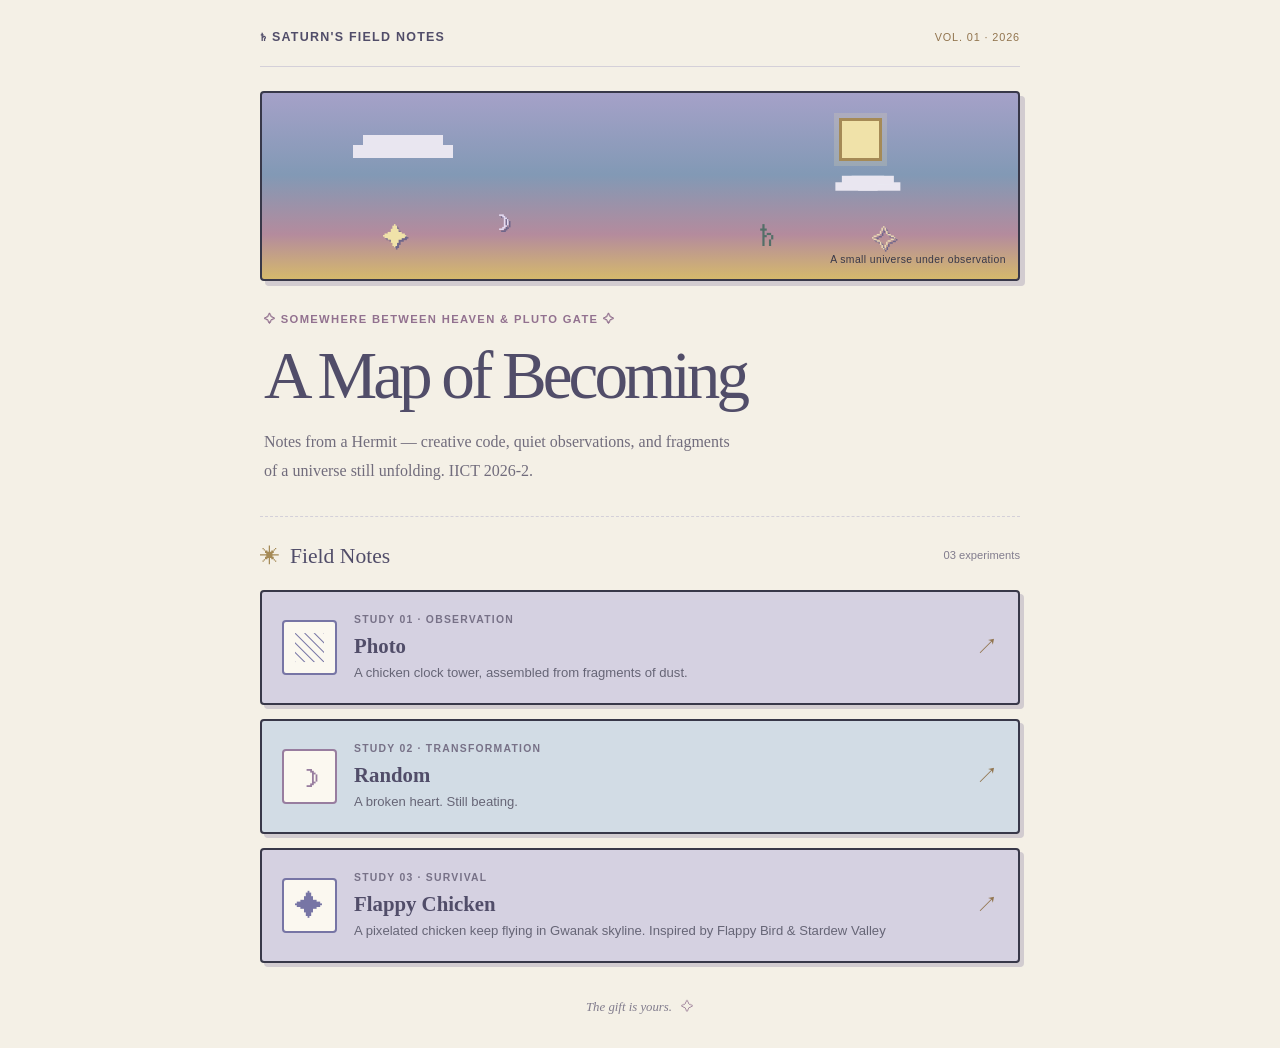
<file: index.html>
<!DOCTYPE html>
<html lang="ko">
<head>
  <meta charset="utf-8">
  <meta name="viewport" content="width=device-width, initial-scale=1">
  <title>Saturn's Field Notes | p5.js Archive</title>
  <link rel="stylesheet" href="style.css">
</head>
<body>
  <main class="page">
    <header class="topbar">
      <a class="brand" href="./">♄ SATURN'S FIELD NOTES</a>
      <span class="season">VOL. 01 · 2026</span>
    </header>

    <section class="hero">
      <div class="hero-art" aria-hidden="true">
        <span class="pixel-sun"></span>
        <span class="pixel-cloud cloud-one"></span>
        <span class="pixel-cloud cloud-two"></span>
        <span class="pixel-flower flower-one">✦</span>
        <span class="pixel-flower flower-two">☽</span>
        <span class="pixel-flower flower-three">✧</span>
        <span class="pixel-sprout">♄</span>
        <span class="hero-caption">A small universe under observation</span>
      </div>

      <div class="intro">
        <p class="eyebrow">✧ SOMEWHERE BETWEEN HEAVEN & PLUTO GATE ✧</p>
        <h1>A Map of Becoming</h1>
        <p class="description">
          Notes from a Hermit — creative code, quiet observations, 
          and fragments of a universe still unfolding. 
          IICT 2026-2.
        </p>
      </div>
    </section>

    <section class="collection">
      <div class="section-heading">
        <span class="section-icon">✳</span>
        <h2>Field Notes</h2>
        <span class="section-note">03 experiments</span>
      </div>

      <ul class="project-list">
        <li>
          <a class="project-card lavender" href="assignment1/">
            <span class="project-icon" aria-hidden="true">▧</span>
            <span class="project-info">
              <span class="project-number">STUDY 01 · OBSERVATION</span>
              <span class="project-title">Photo</span>
              <span class="project-description">
                A chicken clock tower, assembled from fragments of dust.
              </span>
            </span>
            <span class="project-arrow" aria-hidden="true">↗</span>
          </a>
        </li>

        <li>
          <a class="project-card peach" href="assignment2/">
            <span class="project-icon" aria-hidden="true">☽</span>
            <span class="project-info">
              <span class="project-number">STUDY 02 · TRANSFORMATION</span>
              <span class="project-title">Random</span>
              <span class="project-description">
                A broken heart. Still beating.
              </span>
            </span>
            <span class="project-arrow" aria-hidden="true">↗</span>
          </a>
        </li>
                
        <li>
          <a class="project-card lavender" href="assignment3/">
            <span class="project-icon" aria-hidden="true">✦</span>
            <span class="project-info">
              <span class="project-number">STUDY 03 · SURVIVAL</span>
              <span class="project-title">Flappy Chicken</span>
              <span class="project-description">
                A pixelated chicken keep flying in Gwanak skyline.
                Inspired by Flappy Bird & Stardew Valley
              </span>
            </span>
            <span class="project-arrow" aria-hidden="true">↗</span>
          </a>
        </li>
      </ul>
    </section>

    <footer class="footer">
      <span>The gift is yours.</span>
      <span class="footer-flower">✧</span>
    </footer>
  </main>
</body>
</html>
</file>
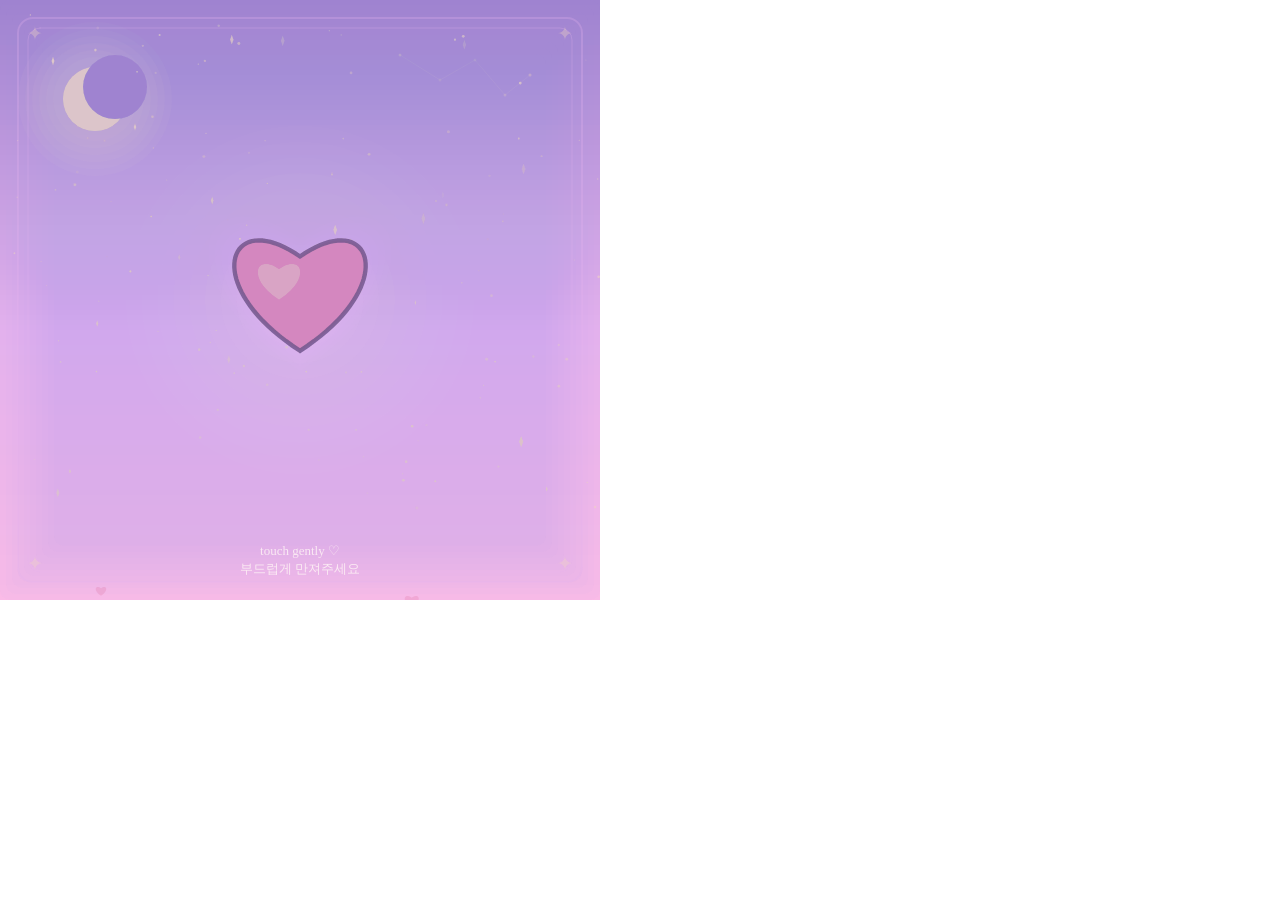
<file: assignment2/index.html>
<!DOCTYPE html>
<html lang="en">
  <head>
    <meta charset="utf-8" />
    <meta name="viewport" content="width=device-width, initial-scale=1.0">

    <title>Sketch</title>

    <link rel="stylesheet" type="text/css" href="style.css">

    <script src="libraries/p5.min.js"></script>
    <script src="libraries/p5.sound.min.js"></script>
  </head>

  <body>
    <script src="sketch.js"></script>
  </body>
</html>
</file>
<file: style.css>
/* General settings: a warm paper background */
:root {
  --cream: #F4F0E6;
  --paper: #FBF8F0;

  --lavender: #D5D1E1;
  --purple: #A5A1C8;
  --purple-dark: #514D69;

  --peach: #D2DCE5;
  --terracotta: #987D9F;

  --butter: #F0E2A9;
  --sage: #B8C5AE;
  --ink: #383849;
  --muted: #817C8D;
  --line: #D4D0D9;

  --blue: #8299B5;
  --mauve: #B48B9D;
  --ochre: #D5B96C;
}

* {
  box-sizing: border-box;
}

html {
  scroll-behavior: smooth;
}

body {
  margin: 0;
  background-color: var(--cream);
  background-image: radial-gradient(
    #C9C2C5 0.65px,
    transparent 0.65px
  );
  background-size: 10px 10px;
  color: var(--ink);
  font-family: "Trebuchet MS", "Malgun Gothic", sans-serif;
  line-height: 1.6;
}

a {
  color: inherit;
  text-decoration: none;
}

.page {
  width: min(100% - 36px, 760px);
  margin: 0 auto;
  padding: 28px 0 20px;
}

/* Header and brand */
.topbar {
  display: flex;
  justify-content: space-between;
  align-items: center;
  gap: 12px;
  padding-bottom: 18px;
  border-bottom: 1px solid var(--line);
}

.brand {
  color: var(--purple-dark);
  font-size: 0.78rem;
  font-weight: 800;
  letter-spacing: 0.1em;
}

.season {
  color: #92754F;
  font-size: 0.68rem;
  letter-spacing: 0.08em;
}

/* A twilight sky full of stars */
.hero {
  padding: 24px 0 30px;
}

.hero-art {
  position: relative;
  min-height: 190px;
  overflow: hidden;
  border: 2px solid var(--ink);
  border-radius: 4px;
  background:
    linear-gradient(
      to bottom,
      #A5A1C8 0%,
      #8299B5 44%,
      #B48B9D 76%,
      #D5B96C 100%
    );
  box-shadow: 5px 5px 0 #D2CCD0;
}

.pixel-sun {
  position: absolute;
  top: 25px;
  right: 18%;
  width: 43px;
  height: 43px;
  background: var(--butter);
  border: 3px solid #A58A56;
  box-shadow: 0 0 0 5px #F0E2A933;
}

.pixel-cloud {
  position: absolute;
  width: 65px;
  height: 13px;
  background: #E9E6F0;
  box-shadow:
    10px -10px 0 #E9E6F0,
    25px -10px 0 #E9E6F0,
    35px 0 0 #E9E6F0;
}

.cloud-one {
  top: 52px;
  left: 12%;
}

.cloud-two {
  top: 87px;
  right: 17%;
  transform: scale(0.65);
}

.pixel-flower {
  position: absolute;
  color: #F0E2A9;
  font-size: 25px;
  text-shadow: 2px 2px 0 #6F668A;
}

.flower-one {
  bottom: 22px;
  left: 16%;
}

.flower-two {
  bottom: 38px;
  left: 31%;
  color: #E3D9F0;
}

.flower-three {
  right: 16%;
  bottom: 20px;
  color: #E9D8B4;
}

.pixel-sprout {
  position: absolute;
  right: 32%;
  bottom: 17px;
  color: #536F68;
  font-size: 35px;
}

.hero-caption {
  position: absolute;
  right: 12px;
  bottom: 10px;
  color: #383849;
  font-size: 0.65rem;
  letter-spacing: 0.04em;
}

.intro {
  padding: 30px 4px 0;
}

.eyebrow {
  margin: 0 0 8px;
  color: #92718F;
  font-size: 0.7rem;
  font-weight: 800;
  letter-spacing: 0.12em;
}

h1 {
  margin: 0;
  color: var(--purple-dark);
  font-family: Georgia, "Times New Roman", serif;
  font-size: clamp(2.5rem, 8vw, 4.2rem);
  font-weight: 500;
  letter-spacing: -0.06em;
  line-height: 1.15;
}

.description {
  max-width: 480px;
  margin: 14px 0 0;
  color: #716C7C;
  font-family: Georgia, "Times New Roman", serif;
  font-size: 1rem;
  line-height: 1.8;
}

/* Project collection */
.collection {
  padding-top: 22px;
  border-top: 1px dashed var(--line);
}

.section-heading {
  display: flex;
  align-items: center;
  gap: 10px;
  margin-bottom: 17px;
}

.section-icon {
  color: #A58A56;
  font-size: 1.25rem;
}

.section-heading h2 {
  margin: 0;
  color: var(--purple-dark);
  font-family: Georgia, "Times New Roman", serif;
  font-size: 1.35rem;
  font-weight: 500;
}

.section-note {
  margin-left: auto;
  color: var(--muted);
  font-size: 0.7rem;
}

.project-list {
  display: grid;
  gap: 14px;
  margin: 0;
  padding: 0;
  list-style: none;
}

.project-card {
  display: flex;
  align-items: center;
  gap: 17px;
  min-width: 0;
  padding: 20px;
  border: 2px solid var(--ink);
  border-radius: 4px;
  box-shadow: 4px 4px 0 #D2CCD0;
  transition:
    transform 160ms ease,
    box-shadow 160ms ease;
}

.lavender {
  background: #D5D1E1;
}

.peach {
  background: #D2DCE5;
}

.project-card:hover {
  transform: translate(2px, 2px);
  box-shadow: 2px 2px 0 #D2CCD0;
}

.project-card:focus-visible {
  outline: 3px dashed #92718F;
  outline-offset: 5px;
}

.project-icon {
  display: grid;
  flex: 0 0 55px;
  width: 55px;
  height: 55px;
  place-items: center;
  border: 2px solid currentColor;
  border-radius: 4px;
  background: var(--paper);
  color: #7775A5;
  font-size: 1.8rem;
}

.peach .project-icon {
  color: #987D9F;
}

.project-info {
  display: flex;
  flex: 1;
  min-width: 0;
  flex-direction: column;
}

.project-number {
  color: #777187;
  font-size: 0.65rem;
  font-weight: 800;
  letter-spacing: 0.12em;
}

.project-title {
  color: var(--purple-dark);
  font-family: Georgia, "Times New Roman", serif;
  font-size: 1.3rem;
  font-weight: 700;
}

.project-description {
  color: #666576;
  font-size: 0.82rem;
}

.project-arrow {
  align-self: center;
  color: #92754F;
  font-size: 1.35rem;
}

/* Footer */
.footer {
  display: flex;
  justify-content: center;
  align-items: center;
  gap: 9px;
  padding: 34px 0 10px;
  color: var(--muted);
  font-family: Georgia, "Times New Roman", serif;
  font-size: 0.8rem;
  font-style: italic;
  text-align: center;
}

.footer-flower {
  color: #92718F;
  font-style: normal;
}

/* Responsive layout for small screens */
@media (max-width: 480px) {
  .page {
    width: min(100% - 26px, 760px);
    padding-top: 18px;
  }

  .hero-art {
    min-height: 155px;
  }

  .project-card {
    gap: 12px;
    padding: 14px;
  }

  .project-icon {
    flex-basis: 45px;
    width: 45px;
    height: 45px;
    font-size: 1.5rem;
  }

  .project-title {
    font-size: 1.15rem;
  }

  .project-description {
    font-size: 0.75rem;
  }

  .hero-caption {
    font-size: 0.57rem;
  }
}

/* Respect reduced-motion preferences */
@media (prefers-reduced-motion: reduce) {
  html {
    scroll-behavior: auto;
  }

  .project-card {
    transition: none;
  }
}
</file>
<file: assignment2/style.css>
html, body {
  margin: 0;
  padding: 0;
}

canvas {
  display: block;
}
</file>
